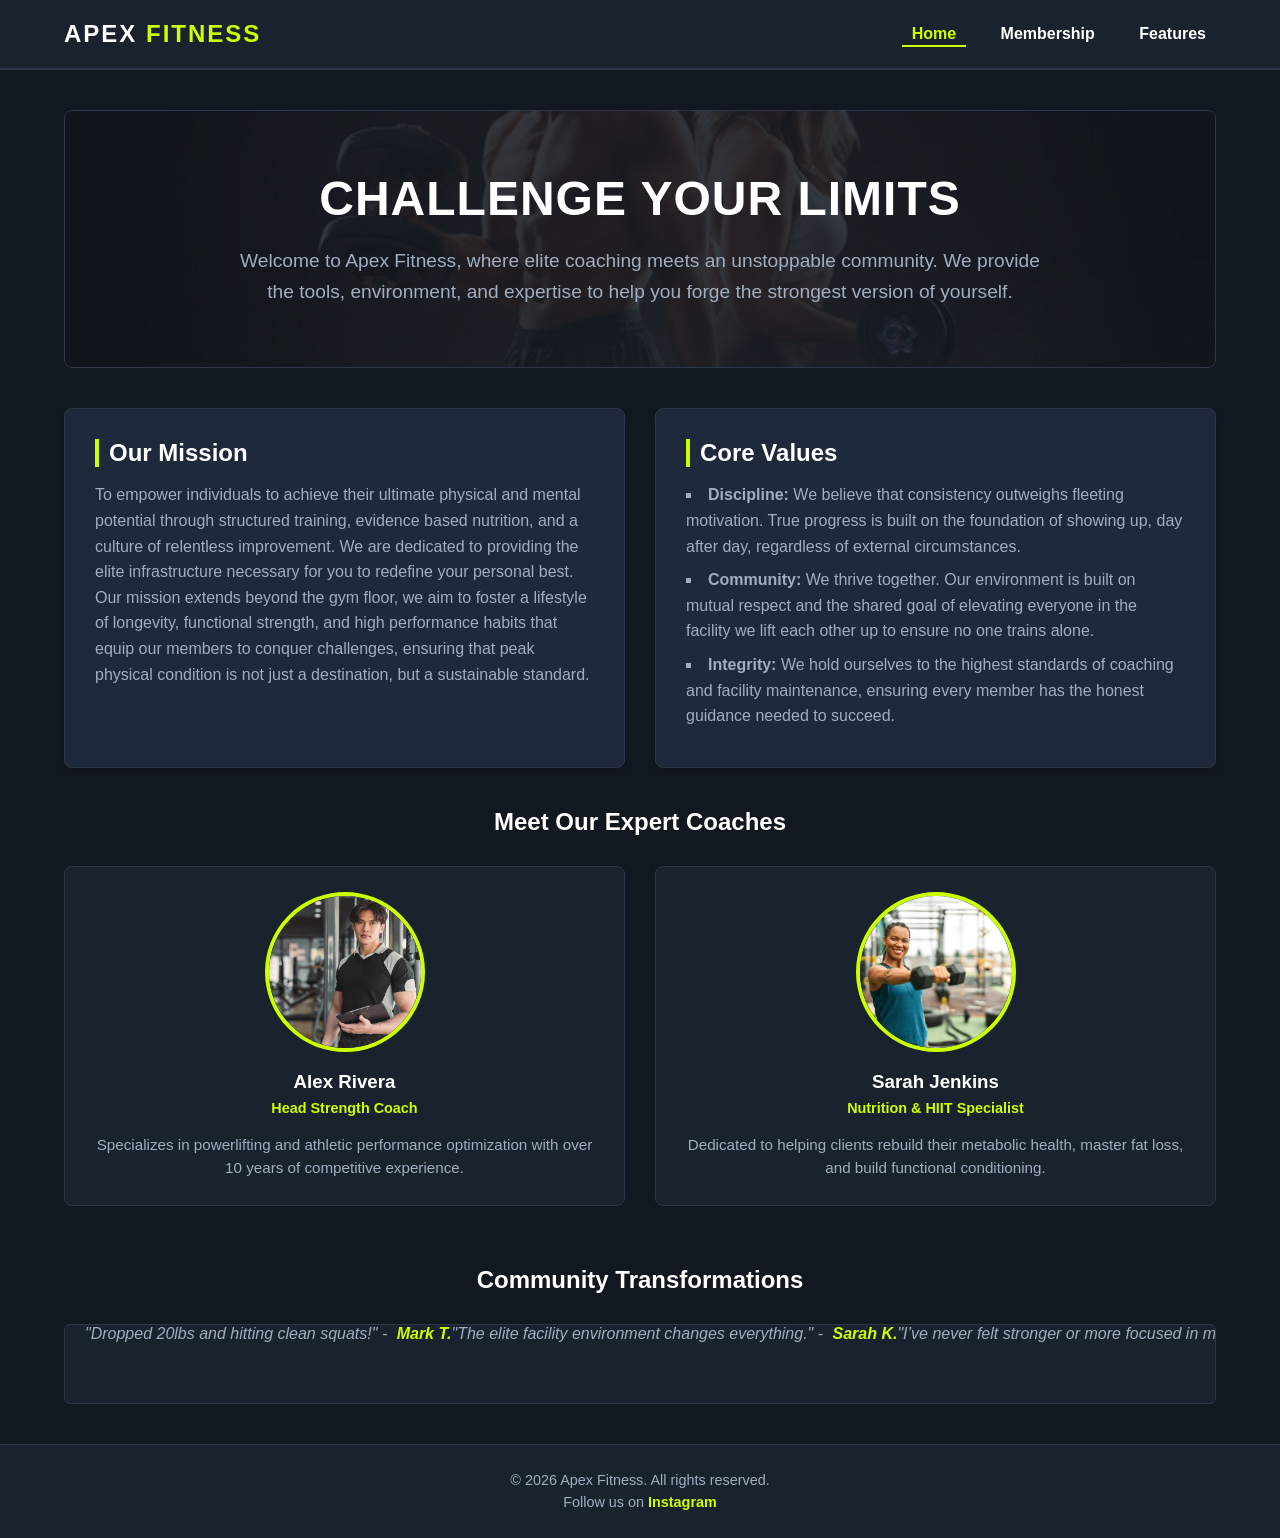
<file: index.html>
<!DOCTYPE html>
<html lang="en">
<head>
    <meta charset="UTF-8">
    <meta name="viewport" content="width=device-width, initial-scale=1.0">
    <title>Apex Fitness | Home</title>
    <link rel="stylesheet" href="css/style.css">
</head>
<body>

    <header>
        <div class="logo">APEX <span>FITNESS</span></div>
        <nav>
            <a href="index.html" class="active">Home</a>
            <a href="registration.html">Membership</a>
            <a href="creativity.html">Features</a>
        </nav>
    </header>

    <main class="container">
        <section class="hero main-hero">
            <h1>CHALLENGE YOUR LIMITS</h1>
            <p>Welcome to Apex Fitness, where elite coaching meets an unstoppable community. We provide the tools, environment, and expertise to help you forge the strongest version of yourself.</p>
        </section>

        <section class="info-section">
            <div class="card">
                <h2>Our Mission</h2>
                <p>To empower individuals to achieve their ultimate physical and mental potential through structured training, evidence based nutrition, and a culture of relentless improvement. We are dedicated to providing the elite infrastructure necessary for you to redefine your personal best. Our mission extends beyond the gym floor, we aim to foster a lifestyle of longevity, functional strength, and high performance habits that equip our members to conquer challenges, ensuring that peak physical condition is not just a destination, but a sustainable standard.</p>
            </div>
            <div class="card">
                <h2>Core Values</h2>
                <ul>
                    <li><strong>Discipline:</strong> We believe that consistency outweighs fleeting motivation. True progress is built on the foundation of showing up, day after day, regardless of external circumstances.</li>
                    <li><strong>Community:</strong> We thrive together. Our environment is built on mutual respect and the shared goal of elevating everyone in the facility we lift each other up to ensure no one trains alone.</li>
                    <li><strong>Integrity:</strong> We hold ourselves to the highest standards of coaching and facility maintenance, ensuring every member has the honest guidance needed to succeed.</li>
                </ul>
            </div>
        </section>

        <section class="staff-section">
            <h2>Meet Our Expert Coaches</h2>
            <div class="grid">
                <div class="staff-card">
                    <img src="images/coach-alex.jpg" alt="Coach Alex Rivera" class="profile-img">
                    <h3>Alex Rivera</h3>
                    <p class="role">Head Strength Coach</p>
                    <p>Specializes in powerlifting and athletic performance optimization with over 10 years of competitive experience.</p>
                </div>
                <div class="staff-card">
                    <img src="images/coach-sarah.jpg" alt="Coach Sarah Jenkins" class="profile-img">
                    <h3>Sarah Jenkins</h3>
                    <p class="role">Nutrition & HIIT Specialist</p>
                    <p>Dedicated to helping clients rebuild their metabolic health, master fat loss, and build functional conditioning.</p>
                </div>
            </div>
        </section>

        <section class="additional-section">
            <h2>Community Transformations</h2>
            <div class="testimonial-runner">
                <div class="text-track">
                    <div class="testimonial-node">
                        <span>"Dropped 20lbs and hitting clean squats!" - <strong>Mark T.</strong></span>
                        <span>"The elite facility environment changes everything." - <strong>Sarah K.</strong></span>
                        <span>"I’ve never felt stronger or more focused in my life." - <strong>James L.</strong></span>
                        <span>"The coaching staff really knows how to push you safely." - <strong>Elena R.</strong></span>
                        <span>"My endurance has tripled since joining the HIIT program." - <strong>David M.</strong></span>
                        <span>"Finally hitting my personal bests after years of plateauing." - <strong>Jessica B.</strong></span>
                        <span>"The community support here is unlike any other gym." - <strong>Michael P.</strong></span>
                        <span>"Structuring my training made all the difference in my progress." - <strong>Amanda H.</strong></span>
                        <span>"Lost 15lbs of fat and gained real functional strength." - <strong>Kevin S.</strong></span>
                        <span>"The equipment is top-tier and always well-maintained." - <strong>Lisa W.</strong></span>
                        <span>"I look forward to every single session at Apex." - <strong>Brian D.</strong></span>
                        <span>"Incredible atmosphere for anyone serious about their goals." - <strong>Rachel F.</strong></span>
                        <span>"My back pain is gone thanks to the mobility work." - <strong>Tom C.</strong></span>
                        <span>"The nutrition guidance helped me change my habits for good." - <strong>Sophia G.</strong></span>
                        <span>"Best investment in my health I’ve ever made." - <strong>Chris N.</strong></span>
                        <span>"The energy in the room is contagious every morning." - <strong>Vanessa T.</strong></span>
                        <span>"I've gained 10lbs of muscle in just four months." - <strong>Robert J.</strong></span>
                        <span>"Finally comfortable in a gym setting thanks to the coaches." - <strong>Emily K.</strong></span>
                        <span>"The programming is perfectly balanced and effective." - <strong>Daniel H.</strong></span>
                        <span>"Apex Fitness turned my fitness journey around completely." - <strong>Olivia M.</strong></span>
                        <span>"Feeling more energetic and capable every single day." - <strong>Jason B.</strong></span>
                        <span>"The absolute best place to train in the region." - <strong>Megan L.</strong></span>
                    </div>
                </div>
            </div>
        </section>
    </main>

    <footer>
        <p>&copy; 2026 Apex Fitness. All rights reserved.</p>
        <p>Follow us on <a href="https://www.instagram.com" target="_blank" rel="noopener">Instagram</a></p>
    </footer>

</body>
</html>
</file>
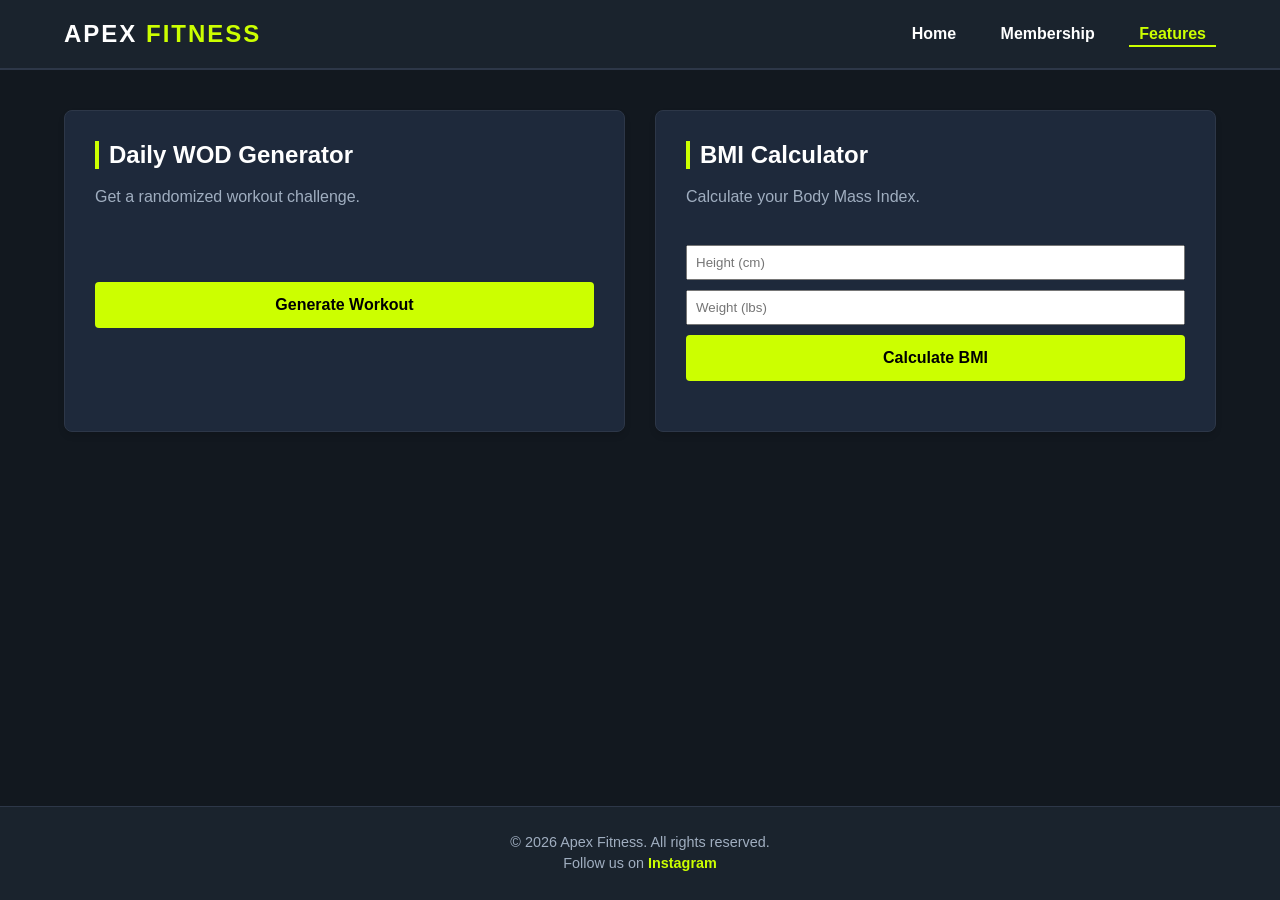
<file: creativity.html>
<!DOCTYPE html>
<html lang="en">
<head>
    <meta charset="UTF-8">
    <meta name="viewport" content="width=device-width, initial-scale=1.0">
    <title>Apex Fitness | Features</title>
    <link rel="stylesheet" href="css/style.css">
</head>
<body>

    <header>
        <div class="logo">APEX <span>FITNESS</span></div>
        <nav>
            <a href="index.html">Home</a>
            <a href="registration.html">Membership</a>
            <a href="creativity.html" class="active">Features</a>
        </nav>
    </header>

	<main class="container">
        <section class="interactive-grid">
            <div class="card interactive-card">
                <div>
                    <h2>Daily WOD Generator</h2>
                    <p>Get a randomized workout challenge.</p>
                </div>
                <button id="wodBtn" class="btn" style="margin-top: 15px;">Generate Workout</button>
                <p id="wodOutput" style="margin-top: 15px; font-weight: bold; color: var(--accent);"></p>
            </div>

            <div class="card interactive-card">
                <div>
                    <h2>BMI Calculator</h2>
                    <p>Calculate your Body Mass Index.</p>
                </div>
                <div style="margin-top: 15px;">
                    <input type="number" id="heightInput" placeholder="Height (cm)" style="width: 100%; padding: 8px; margin-bottom: 10px;">
                    <input type="number" id="weightInput" placeholder="Weight (lbs)" style="width: 100%; padding: 8px;">
                    <button id="bmiBtn" class="btn" style="margin-top: 10px; width: 100%;">Calculate BMI</button>
                    <p id="bmiOutput" style="margin-top: 15px; font-weight: bold; color: var(--accent);"></p>
                </div>
            </div>
        </section>
    </main>

    <footer>
        <p>&copy; 2026 Apex Fitness. All rights reserved.</p>
        <p>Follow us on <a href="https://www.instagram.com" target="_blank" rel="noopener">Instagram</a></p>
    </footer>

    <script src="js/script.js"></script>
</body>
</html>
</file>
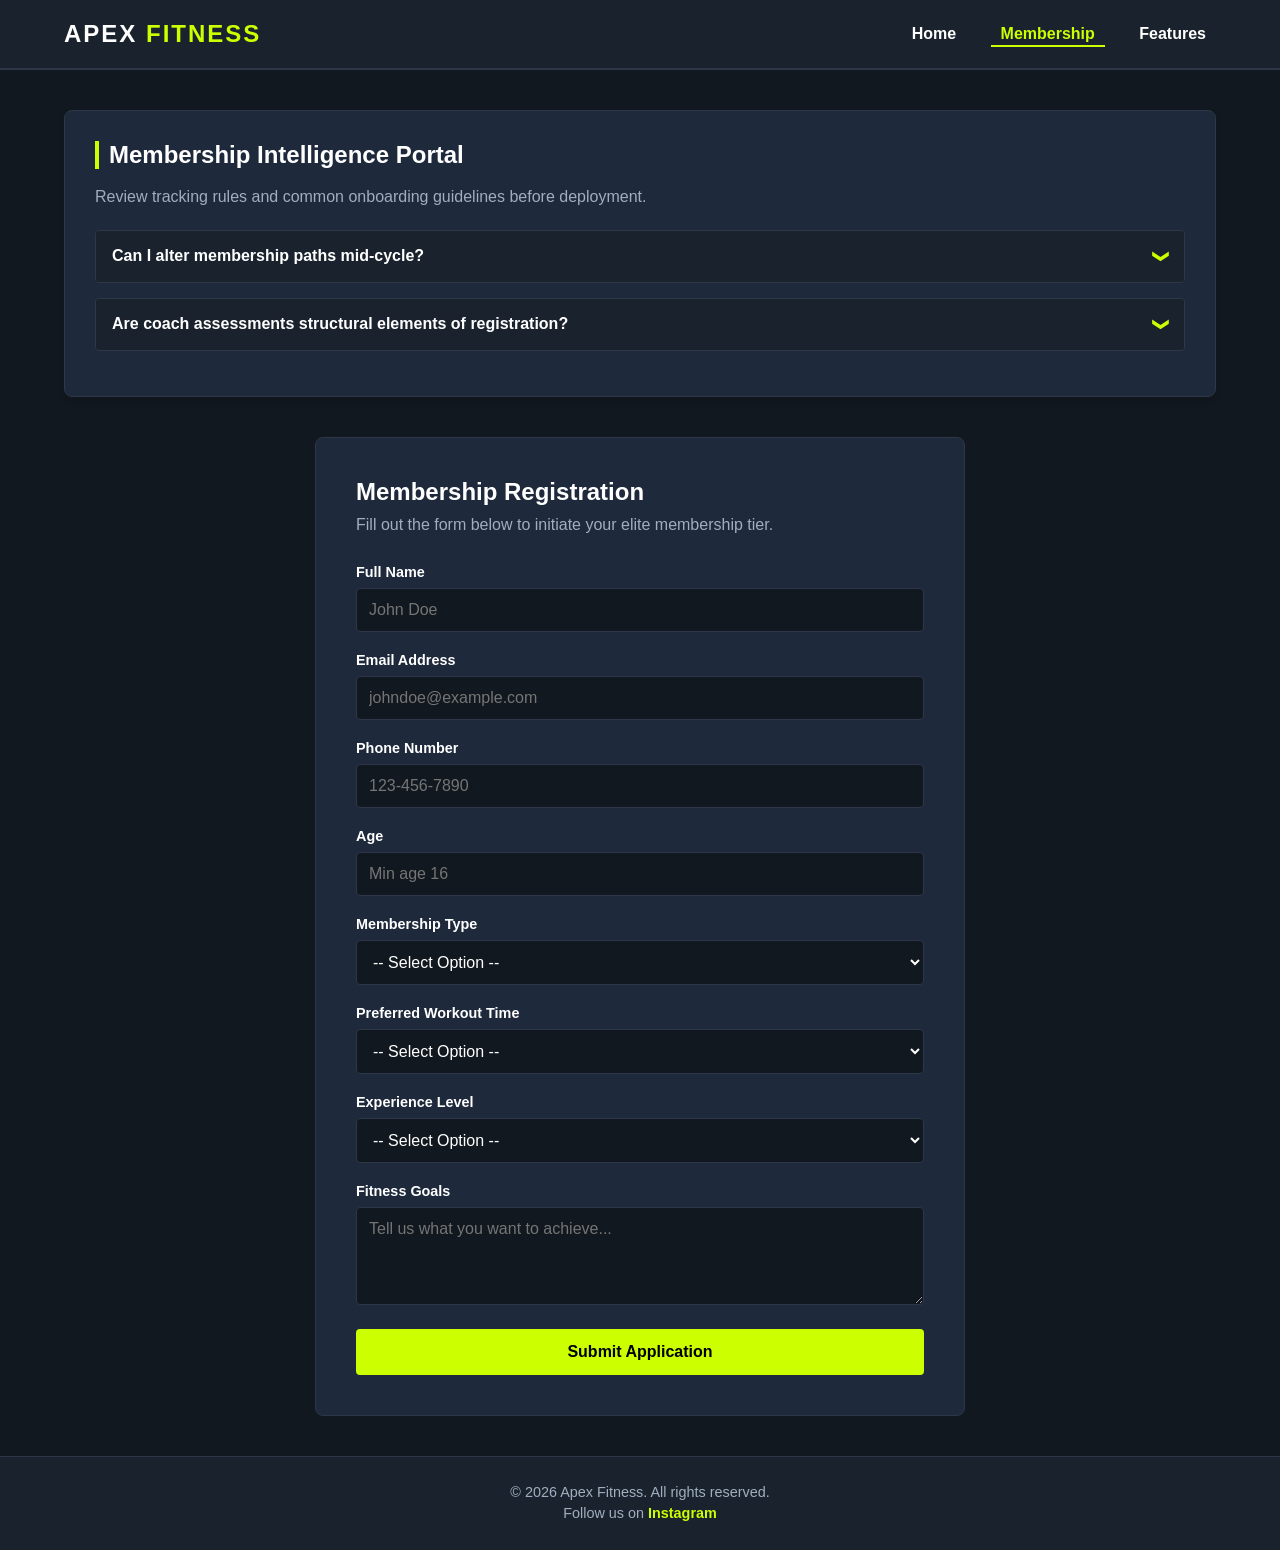
<file: registration.html>
<!DOCTYPE html>
<html lang="en">
<head>
    <meta charset="UTF-8">
    <meta name="viewport" content="width=device-width, initial-scale=1.0">
    <title>Apex Fitness | Join Us</title>
    <link rel="stylesheet" href="css/style.css">
</head>
<body>

    <header>
        <div class="logo">APEX <span>FITNESS</span></div>
        <nav>
            <a href="index.html">Home</a>
            <a href="registration.html" class="active">Membership</a>
            <a href="creativity.html">Features</a>
        </nav>
    </header>

    <main class="container">
        <section class="full-width-card">
            <h2>Membership Intelligence Portal</h2>
            <p style="margin-bottom: 20px;">Review tracking rules and common onboarding guidelines before deployment.</p>
            
            <div class="accordion-item">
                <input type="checkbox" id="faq1" class="accordion-input">
                <label for="faq1" class="accordion-label">Can I alter membership paths mid-cycle?</label>
                <div class="accordion-content">
                    <p>Yes, optimization requests can be compiled through the support interface at any processing interval without exit penalties.</p>
                </div>
            </div>

            <div class="accordion-item">
                <input type="checkbox" id="faq2" class="accordion-input">
                <label for="faq2" class="accordion-label">Are coach assessments structural elements of registration?</label>
                <div class="accordion-content">
                    <p>Elite and VIP tier protocols integrate mandatory physiological profiling maps to maximize tracking performance data.</p>
                </div>
            </div>
        </section>

        <section class="form-container">
            <h2>Membership Registration</h2>
            <p>Fill out the form below to initiate your elite membership tier.</p>
            
            <div id="errorBox" class="error-box"></div>
            <div id="successBox" class="success-box"></div>

            <form id="regForm" novalidate>
                <div class="form-group">
                    <label for="fullName">Full Name</label>
                    <input type="text" id="fullName" placeholder="John Doe">
                </div>
                <div class="form-group">
                    <label for="email">Email Address</label>
                    <input type="email" id="email" placeholder="johndoe@example.com">
                </div>
                <div class="form-group">
                    <label for="phone">Phone Number</label>
                    <input type="tel" id="phone" placeholder="123-456-7890">
                </div>
                <div class="form-group">
                    <label for="age">Age</label>
                    <input type="number" id="age" placeholder="Min age 16">
                </div>
                <div class="form-group">
                    <label for="memberType">Membership Type</label>
                    <select id="memberType">
                        <option value="">-- Select Option --</option>
                        <option value="Basic Access">Basic Access ($29/mo)</option>
                        <option value="Elite Tier">Elite Tier ($59/mo)</option>
                        <option value="VIP Coaching">VIP Coaching ($149/mo)</option>
                    </select>
                </div>
                <div class="form-group">
                    <label for="timePreference">Preferred Workout Time</label>
                    <select id="timePreference">
                        <option value="">-- Select Option --</option>
                        <option value="Morning">Morning (5:00 AM - 11:00 AM)</option>
                        <option value="Mid-day">Mid-day (11:00 AM - 4:00 PM)</option>
                        <option value="Evening">Evening (4:00 PM - 10:00 PM)</option>
                    </select>
                </div>
                <div class="form-group">
                    <label for="experience">Experience Level</label>
                    <select id="experience">
                        <option value="">-- Select Option --</option>
                        <option value="Beginner">Beginner (Under 1 year)</option>
                        <option value="Intermediate">Intermediate (1-3 years)</option>
                        <option value="Advanced">Advanced (3+ years)</option>
                    </select>
                </div>
                <div class="form-group">
                    <label for="goals">Fitness Goals</label>
                    <textarea id="goals" rows="4" placeholder="Tell us what you want to achieve..."></textarea>
                </div>
                <button type="submit" class="btn">Submit Application</button>
            </form>
        </section>
    </main>

    <footer>
        <p>&copy; 2026 Apex Fitness. All rights reserved.</p>
        <p>Follow us on <a href="https://www.instagram.com" target="_blank" rel="noopener">Instagram</a></p>
    </footer>

    <script src="js/script.js"></script>
</body>
</html>
</file>
<file: css/style.css>
/* --- Root Variables for Color Theme Consistency --- */
:root {
    --bg-primary: #12181f;
    --bg-secondary: #1a232d;
    --text-main: #ffffff;
    --text-muted: #a0aec0;
    --accent: #ccff00; /* Neon Volt Gym Accent */
    --accent-hover: #b3de00;
    --border-color: #2d3748;
    --card-bg: #1e293b;
    --error-color: #ff3333;
    --success-color: #00e676;
}

* {
    box-sizing: border-box;
    margin: 0;
    padding: 0;
    font-family: 'Segoe UI', Tahoma, Geneva, Verdana, sans-serif;
}

body {
    background-color: var(--bg-primary);
    color: var(--text-main);
    display: flex;
    flex-direction: column;
    min-height: 100vh;
}

header {
    background-color: var(--bg-secondary);
    display: flex;
    justify-content: space-between;
    align-items: center;
    padding: 20px 5%;
    border-bottom: 2px solid var(--border-color);
}

header .logo {
    font-size: 1.5rem;
    font-weight: 800;
    letter-spacing: 2px;
}

header .logo span {
    color: var(--accent);
}

/* --- Interactive Navigation Link Layout --- */
nav a {
    color: var(--text-main);
    text-decoration: none;
    margin-left: 20px;
    font-weight: 600;
    font-size: 1rem;
    padding: 5px 10px;
    position: relative;
    transition: color 0.2s ease;
}

nav a:hover, nav a.active {
    color: var(--accent);
}

nav a::after {
    content: '';
    position: absolute;
    width: 100%;
    transform: scaleX(0);
    height: 2px;
    bottom: 0;
    left: 0;
    background-color: var(--accent);
    transform-origin: bottom center;
    transition: transform 0.25s ease-out;
}

nav a:hover::after, nav a.active::after {
    transform: scaleX(1);
}

.container {
    flex: 1;
    max-width: 1200px;
    width: 90%;
    margin: 40px auto;
}

h1 {
    font-size: 3rem;
    margin-bottom: 20px;
    letter-spacing: 1px;
}

/* --- Interactive Core Elements & Smooth Reveal Transitions --- */
.card, .staff-card, .hero, .full-width-card {
    animation: fadeInUp 0.6s ease-out both;
}

@keyframes fadeInUp {
    from {
        opacity: 0;
        transform: translateY(20px);
    }
    to {
        opacity: 1;
        transform: translateY(0);
    }
}

.hero {
    text-align: center;
    padding: 60px 20px;
    border-radius: 8px;
    margin-bottom: 40px;
    border: 1px solid var(--border-color);
}

.main-hero {
    background: linear-gradient(rgba(18, 24, 31, 0.85), rgba(18, 24, 31, 0.85)), 
                url('../images/hero-bg.jpg') no-repeat center center;
    background-size: cover;
}

.hero p {
    font-size: 1.2rem;
    color: var(--text-muted);
    max-width: 800px;
    margin: 0 auto;
    line-height: 1.6;
}

.info-section {
    display: grid;
    grid-template-columns: 1fr 1fr;
    gap: 30px;
    margin-bottom: 40px;
}

@media(max-width: 768px) {
    .info-section, .grid, .interactive-grid, .three-column-grid {
        grid-template-columns: 1fr !important;
    }
}

/* --- Dynamic Hover Cards --- */
.card, .full-width-card {
    background-color: var(--card-bg);
    padding: 30px;
    border-radius: 8px;
    border: 1px solid var(--border-color);
    box-shadow: 0 4px 6px rgba(0,0,0,0.1);
    transition: transform 0.3s cubic-bezier(0.25, 0.8, 0.25, 1), 
                box-shadow 0.3s ease, 
                border-color 0.3s ease;
}

.full-width-card {
    margin-bottom: 40px;
}

.card:hover, .full-width-card:hover {
    transform: translateY(-6px);
    border-color: var(--accent);
    box-shadow: 0 10px 20px rgba(204, 255, 0, 0.1), 0 6px 6px rgba(0, 0, 0, 0.2);
}

.card h2, .full-width-card h2 {
    margin-bottom: 15px;
    border-left: 4px solid var(--accent);
    padding-left: 10px;
}

.card p, .card ul, .full-width-card p {
    color: var(--text-muted);
    line-height: 1.6;
}

.card ul {
    list-style-position: inside;
    list-style-type: square;
}

.card li {
    margin-bottom: 8px;
}

.staff-section h2, .additional-section h2 {
    text-align: center;
    margin-bottom: 30px;
}

.additional-section {
    margin-top: 60px;
}

.grid {
    display: grid;
    grid-template-columns: 1fr 1fr;
    gap: 30px;
}

.three-column-grid {
    display: grid;
    grid-template-columns: 1fr 1fr 1fr;
    gap: 30px;
    margin-bottom: 40px;
}

.staff-card {
    background-color: var(--bg-secondary);
    padding: 25px;
    border-radius: 8px;
    border: 1px solid var(--border-color);
    text-align: center;
    transition: transform 0.3s cubic-bezier(0.25, 0.8, 0.25, 1), 
                box-shadow 0.3s ease, 
                border-color 0.3s ease;
}

.staff-card:hover {
    transform: translateY(-6px);
    border-color: var(--accent);
    box-shadow: 0 10px 20px rgba(204, 255, 0, 0.1), 0 6px 6px rgba(0, 0, 0, 0.2);
}

.profile-img {
    width: 160px;
    height: 160px;
    border-radius: 50%;
    object-fit: cover;
    margin-bottom: 15px;
    border: 4px solid var(--accent);
}

.staff-card h3 {
    margin-bottom: 5px;
}

.staff-card .role {
    color: var(--accent);
    font-weight: 600;
    margin-bottom: 15px;
    font-size: 0.9rem;
}

.staff-card p {
    color: var(--text-muted);
    font-size: 0.95rem;
    line-height: 1.5;
}

/* --- Interactive Input Form Layout Rules --- */
.form-container {
    max-width: 650px;
    margin: 0 auto;
    background-color: var(--card-bg);
    padding: 40px;
    border-radius: 8px;
    border: 1px solid var(--border-color);
}

.form-container h2 {
    margin-bottom: 10px;
}

.form-container p {
    color: var(--text-muted);
    margin-bottom: 30px;
}

.form-group {
    margin-bottom: 20px;
}

.form-group label {
    display: block;
    margin-bottom: 8px;
    font-weight: 600;
    font-size: 0.9rem;
}

.form-group input, .form-group select, .form-group textarea {
    width: 100%;
    padding: 12px;
    background-color: var(--bg-primary);
    border: 1px solid var(--border-color);
    color: var(--text-main);
    border-radius: 4px;
    font-size: 1rem;
    transition: all 0.3s ease-in-out;
}

.form-group input:focus, .form-group select:focus, .form-group textarea:focus {
    outline: none;
    border-color: var(--accent);
    box-shadow: 0 0 10px rgba(204, 255, 0, 0.2);
    background-color: rgba(26, 35, 45, 0.5);
}

/* --- Tactile Button Press Physics --- */
.btn {
    display: inline-block;
    width: 100%;
    padding: 14px;
    background-color: var(--accent);
    color: #000;
    border: none;
    border-radius: 4px;
    font-size: 1rem;
    font-weight: 700;
    cursor: pointer;
    transition: transform 0.1s ease, background-color 0.2s ease, box-shadow 0.2s ease;
}

.btn:hover {
    background-color: var(--accent-hover);
    box-shadow: 0 0 15px rgba(204, 255, 0, 0.4);
}

.btn:active {
    transform: scale(0.98);
}

/* --- Notification Boxes --- */
.error-box {
    background-color: rgba(255, 51, 51, 0.1);
    border: 1px solid var(--error-color);
    color: var(--error-color);
    padding: 15px;
    border-radius: 4px;
    margin-bottom: 20px;
    display: none;
}

.error-box ul {
    list-style-position: inside;
}

.success-box {
    background-color: rgba(0, 230, 118, 0.1);
    border: 1px solid var(--success-color);
    color: var(--success-color);
    padding: 15px;
    border-radius: 4px;
    margin-bottom: 20px;
    display: none;
    text-align: center;
    font-weight: 600;
}

/* --- Creativity Page Elements --- */
.interactive-grid {
    display: grid;
    grid-template-columns: 1fr 1fr;
    gap: 30px;
}

.interactive-card {
    display: flex;
    flex-direction: column;
    justify-content: space-between;
    min-height: 250px;
}

.interactive-card p {
    margin-bottom: 20px;
}

/* Calendar Styling Layout Rules */
.calendar-box {
    margin-top: 15px;
    background-color: var(--bg-primary);
    padding: 15px;
    border-radius: 4px;
    border: 1px solid var(--border-color);
}
.calendar-header {
    display: flex;
    justify-content: space-between;
    align-items: center;
    margin-bottom: 10px;
    font-weight: 700;
    color: var(--accent);
}
.calendar-grid {
    display: grid;
    grid-template-columns: repeat(7, 1fr);
    gap: 5px;
    text-align: center;
}
.day-label {
    font-size: 0.8rem;
    font-weight: 700;
    color: var(--text-muted);
    padding-bottom: 5px;
}
.calendar-day {
    padding: 8px 0;
    background-color: var(--bg-secondary);
    border: 1px solid var(--border-color);
    border-radius: 4px;
    font-size: 0.9rem;
}
.calendar-day.has-event {
    border-color: var(--accent);
    color: var(--accent);
    font-weight: 700;
    background-color: rgba(204, 255, 0, 0.15);
}


.slideshow-container {
    position: relative;
    width: 100%;
    height: 260px;
    margin-top: 15px;
    border-radius: 6px;
    overflow: hidden;
    border: 1px solid var(--border-color);
    background-color: var(--bg-primary);
}

.slide-img {
    position: absolute;
    top: 0;
    left: 0;
    width: 100%;
    height: 100%;
    object-fit: cover;
    opacity: 0;
    animation: cssSlideshow 9s infinite ease-in-out;
}

.slide-img:nth-child(1) { animation-delay: 0s; }
.slide-img:nth-child(2) { animation-delay: 3s; }
.slide-img:nth-child(3) { animation-delay: 6s; }

@keyframes cssSlideshow {
    0% { opacity: 0; }
    6% { opacity: 1; }
    33.33% { opacity: 1; }
    39.33% { opacity: 0; }
    100% { opacity: 0; }
}

.caption-overlay {
    position: absolute;
    bottom: 0;
    left: 0;
    width: 100%;
    height: 50px;
    background: linear-gradient(transparent, rgba(0, 0, 0, 0.9));
    z-index: 10;
}

.caption-text {
    position: absolute;
    bottom: 15px;
    left: 0;
    width: 100%;
    color: #fff;
    text-align: center;
    font-size: 0.95rem;
    font-weight: 600;
    opacity: 0;
    animation: cssSlideshow 9s infinite ease-in-out;
}

.caption-text:nth-child(1) { animation-delay: 0s; }
.caption-text:nth-child(2) { animation-delay: 3s; }
.caption-text:nth-child(3) { animation-delay: 6s; }


.accordion-item {
    margin-bottom: 15px;
    border-radius: 4px;
    overflow: hidden;
    border: 1px solid var(--border-color);
}
.accordion-input {
    position: absolute;
    opacity: 0;
    z-index: -1;
}
.accordion-label {
    display: flex;
    justify-content: space-between;
    padding: 16px;
    background-color: var(--bg-secondary);
    font-weight: 700;
    cursor: pointer;
    user-select: none;
    transition: background 0.2s;
}
.accordion-label:hover {
    background-color: var(--border-color);
}
.accordion-label::after {
    content: '\276F';
    transform: rotate(90deg);
    transition: transform 0.25s;
    color: var(--accent);
}
.accordion-content {
    max-height: 0;
    padding: 0 16px;
    background-color: rgba(30, 41, 59, 0.4);
    color: var(--text-muted);
    overflow: hidden;
    line-height: 1.6;
    transition: max-height 0.25s ease-out, padding 0.25s ease-out;
}
.accordion-input:checked ~ .accordion-content {
    max-height: 150px;
    padding: 16px;
}
.accordion-input:checked ~ .accordion-label::after {
    transform: rotate(-90deg);
}


.css-calc-card select {
    width: 100%;
    padding: 10px;
    background-color: var(--bg-primary);
    border: 1px solid var(--border-color);
    color: var(--text-main);
    border-radius: 4px;
    margin-top: 5px;
}

.rep-radio-group, .height-radio-group {
    display: flex;
    gap: 10px;
    margin-top: 8px;
}

/* Hide the native radio circle controls */
.rep-radio-group input[type="radio"], 
.height-radio-group input[type="radio"] {
    position: absolute;
    opacity: 0;
    width: 0;
    height: 0;
}

/* Stylize label targets into custom selector button modules */
.btn-radio {
    flex: 1;
    text-align: center;
    padding: 10px;
    background-color: var(--bg-primary);
    border: 1px solid var(--border-color);
    border-radius: 4px;
    cursor: pointer;
    font-weight: 600;
    font-size: 0.9rem;
    transition: all 0.2s ease;
}

.btn-radio:hover {
    border-color: var(--accent);
}

/* Target checked inputs to shift label visuals instantly */
input[type="radio"]:checked + .btn-radio {
    background-color: var(--accent);
    color: #000;
    border-color: var(--accent);
}

/* Core Structural Output Panel States */
.css-output-container {
    margin-top: 20px;
}

.max-output, .bmi-output {
    display: none;
    padding: 12px;
    background-color: var(--bg-primary);
    border-radius: 4px;
    border-left: 4px solid var(--accent);
    font-weight: 700;
    animation: fadeIn 0.3s ease-out forwards;
}

@keyframes fadeIn {
    from { opacity: 0; }
    to { opacity: 1; }
}

/* Matrix Sibling Selectors mapping state changes to structural items */
#rep5:checked ~ .css-output-container .target-rep5 { display: block; }
#rep10:checked ~ .css-output-container .target-rep10 { display: block; }

#ht-short:checked ~ .css-output-container .target-short { display: block; }
#ht-tall:checked ~ .css-output-container .target-tall { display: block; }


.tracker-row {
    display: flex;
    justify-content: space-between;
    padding: 10px;
    border-bottom: 1px solid var(--border-color);
}
.tracker-row:last-child {
    border-bottom: none;
}
.status-badge {
    padding: 2px 8px;
    border-radius: 12px;
    font-size: 0.75rem;
    font-weight: 700;
    background-color: var(--bg-primary);
}
.status-badge.active {
    background-color: rgba(204, 255, 0, 0.2);
    color: var(--accent);
    border: 1px solid var(--accent);
}


.testimonial-runner {
    width: 100%;
    overflow: hidden;
    position: relative;
    height: 80px;
    margin-top: 20px;
    background-color: var(--bg-secondary);
    border-radius: 6px;
    border: 1px solid var(--border-color);
}
.text-track {
    display: flex;
    position: absolute;
    width: 200%;
    animation: scrollText 16s linear infinite;
}
.testimonial-node {
    width: 50%;
    display: flex;
    justify-content: space-around;
    align-items: center;
    white-space: nowrap;
    padding: 0 20px;
    box-sizing: border-box;
}
.testimonial-node span {
    font-style: italic;
    color: var(--text-muted);
    font-size: 1rem;
}
.testimonial-node strong {
    color: var(--accent);
    margin-left: 5px;
}
@keyframes scrollText {
    0% { left: 0%; }
    100% { left: -100%; }
}

/* --- Clean Uniform Footer Layout Rules --- */
footer {
    background-color: var(--bg-secondary);
    text-align: center;
    padding: 25px;
    border-top: 1px solid var(--border-color);
    color: var(--text-muted);
    font-size: 0.9rem;
    line-height: 1.5;
}

footer a {
    color: var(--accent);
    text-decoration: none;
    font-weight: 600;
}

footer a:hover {
    text-decoration: underline;
}
</file>
